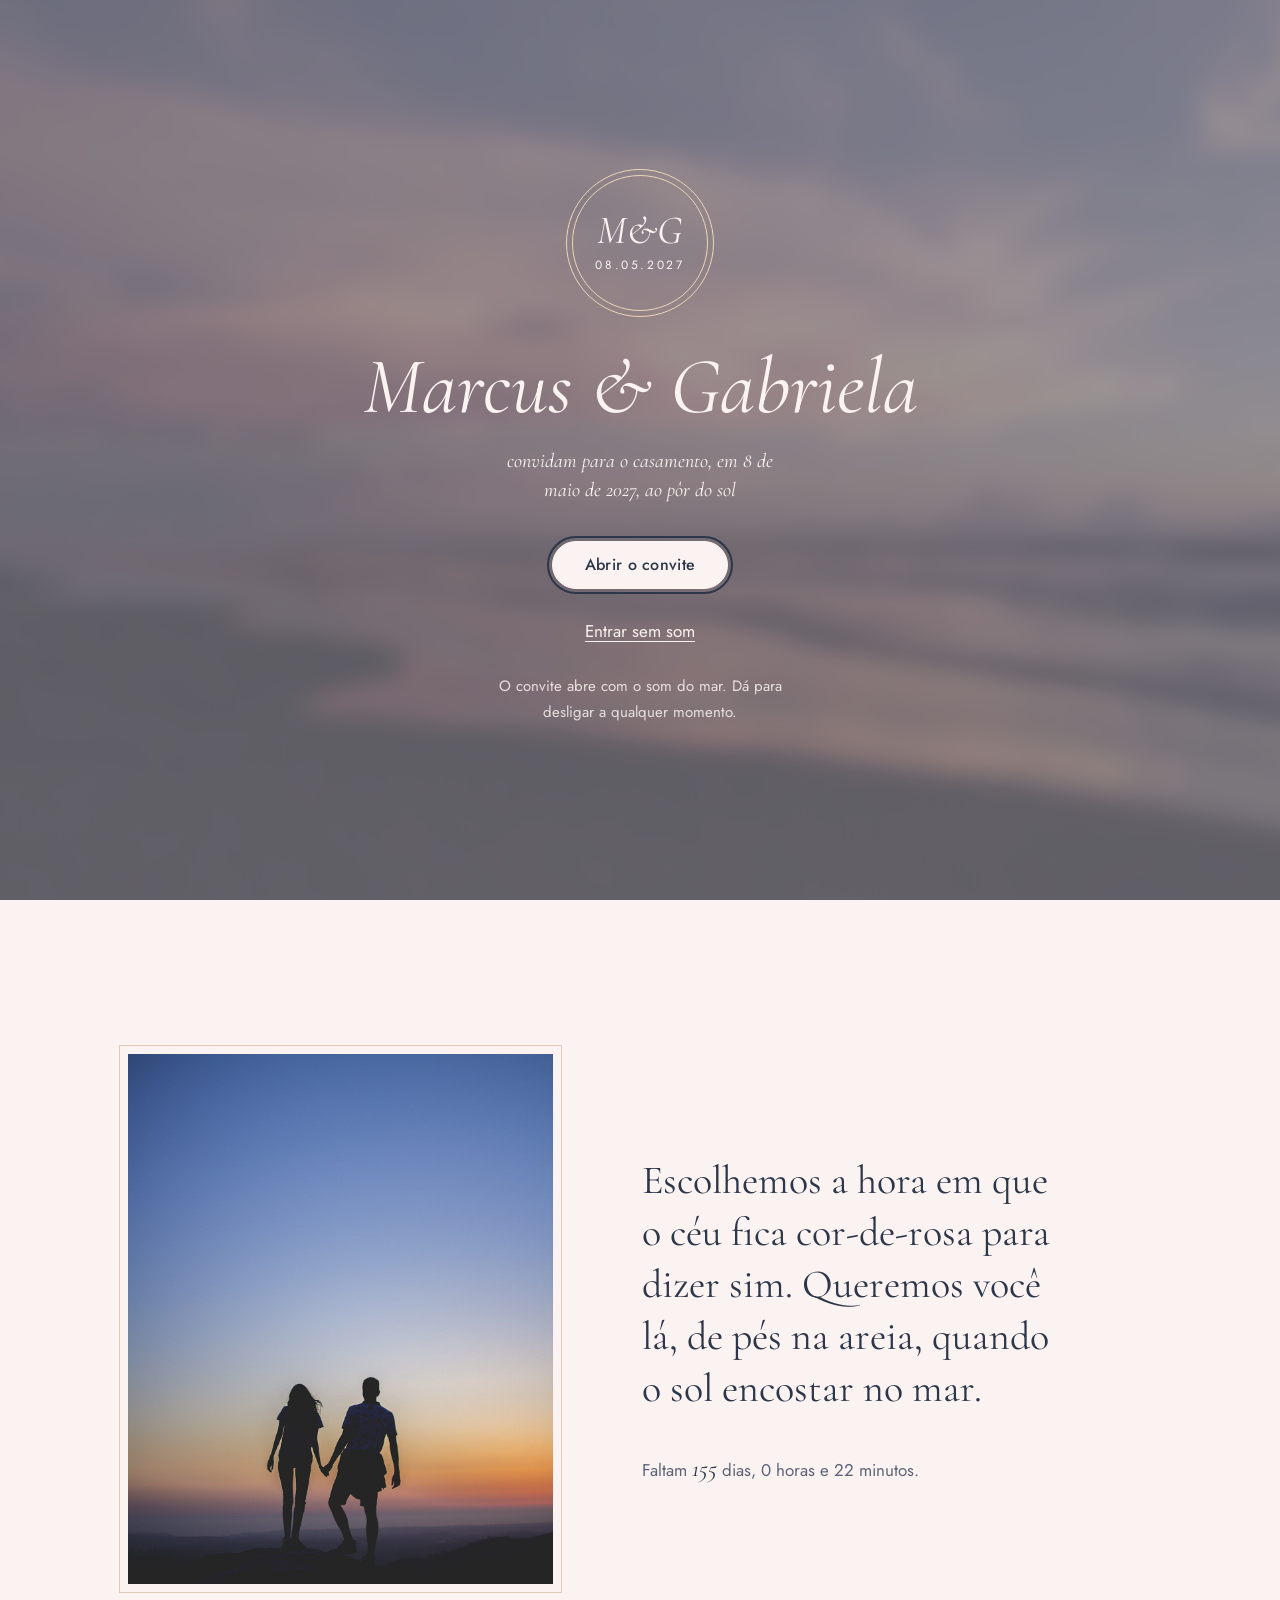
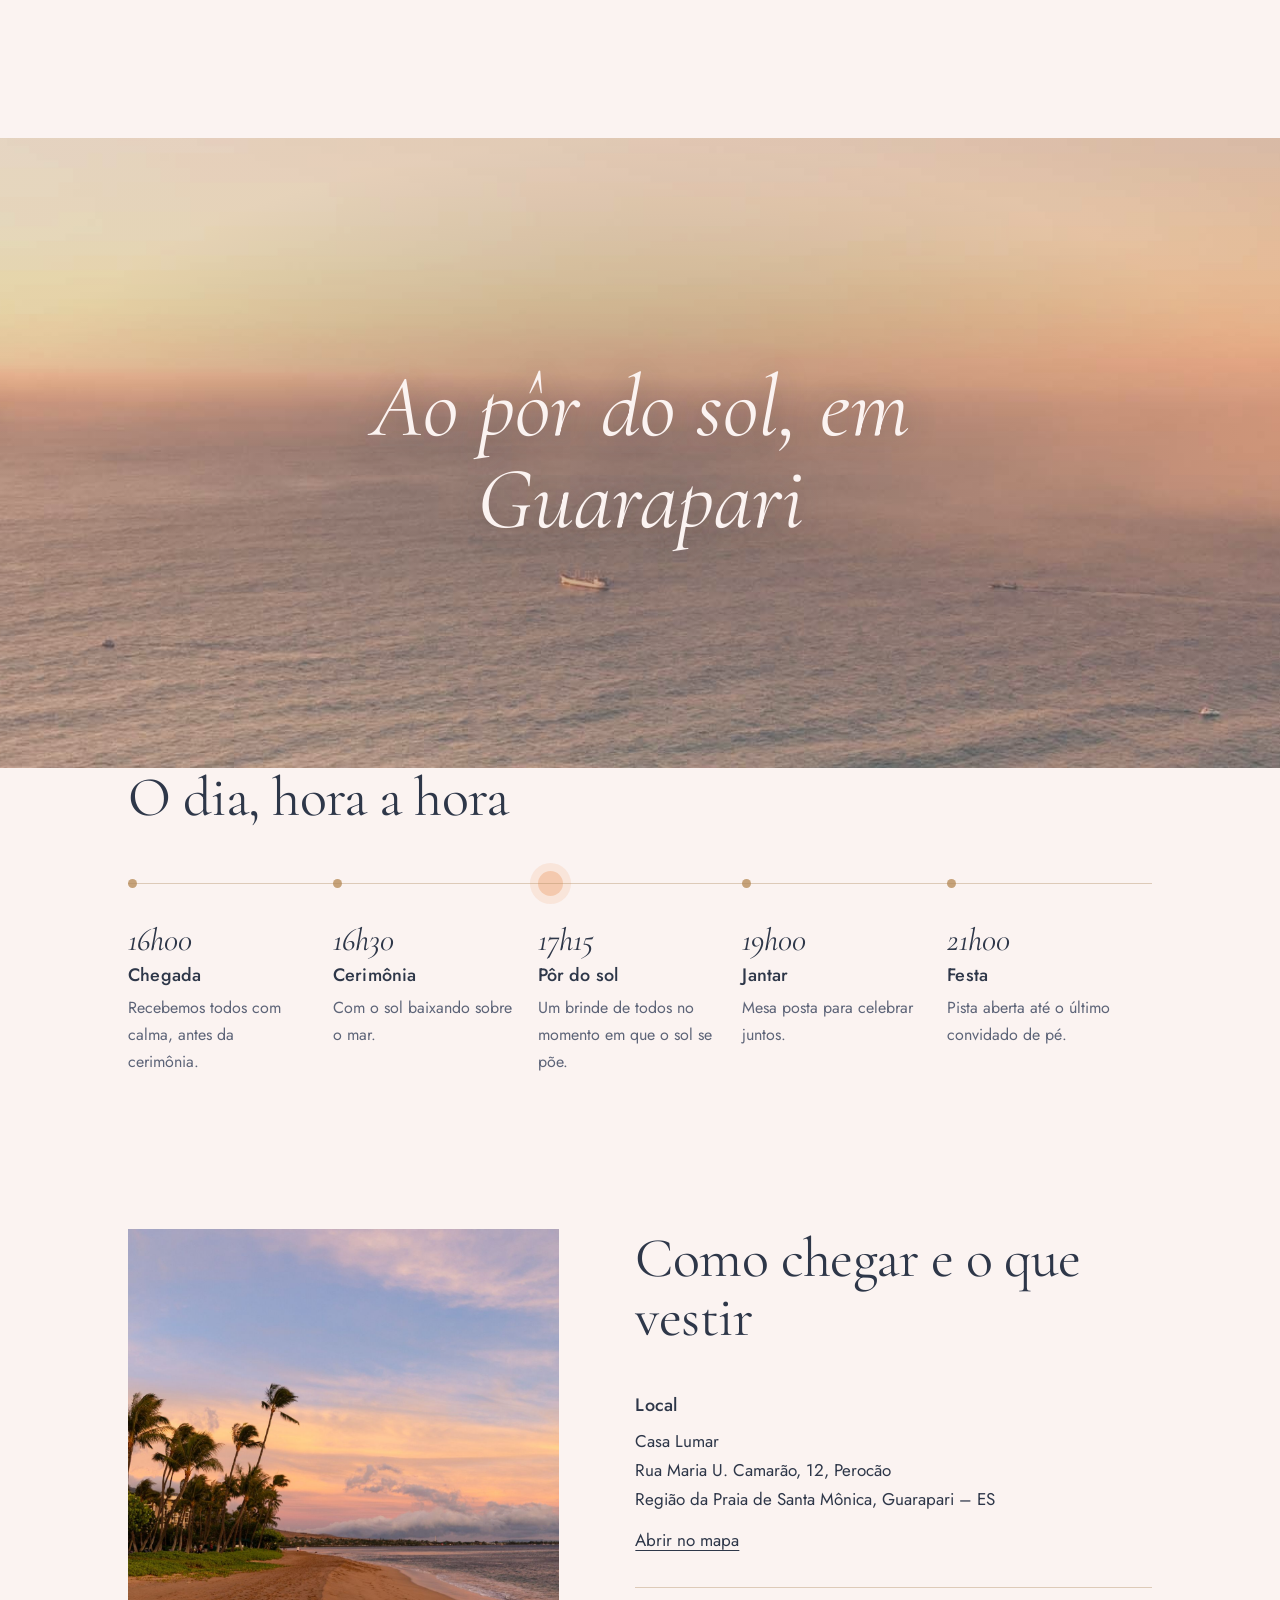
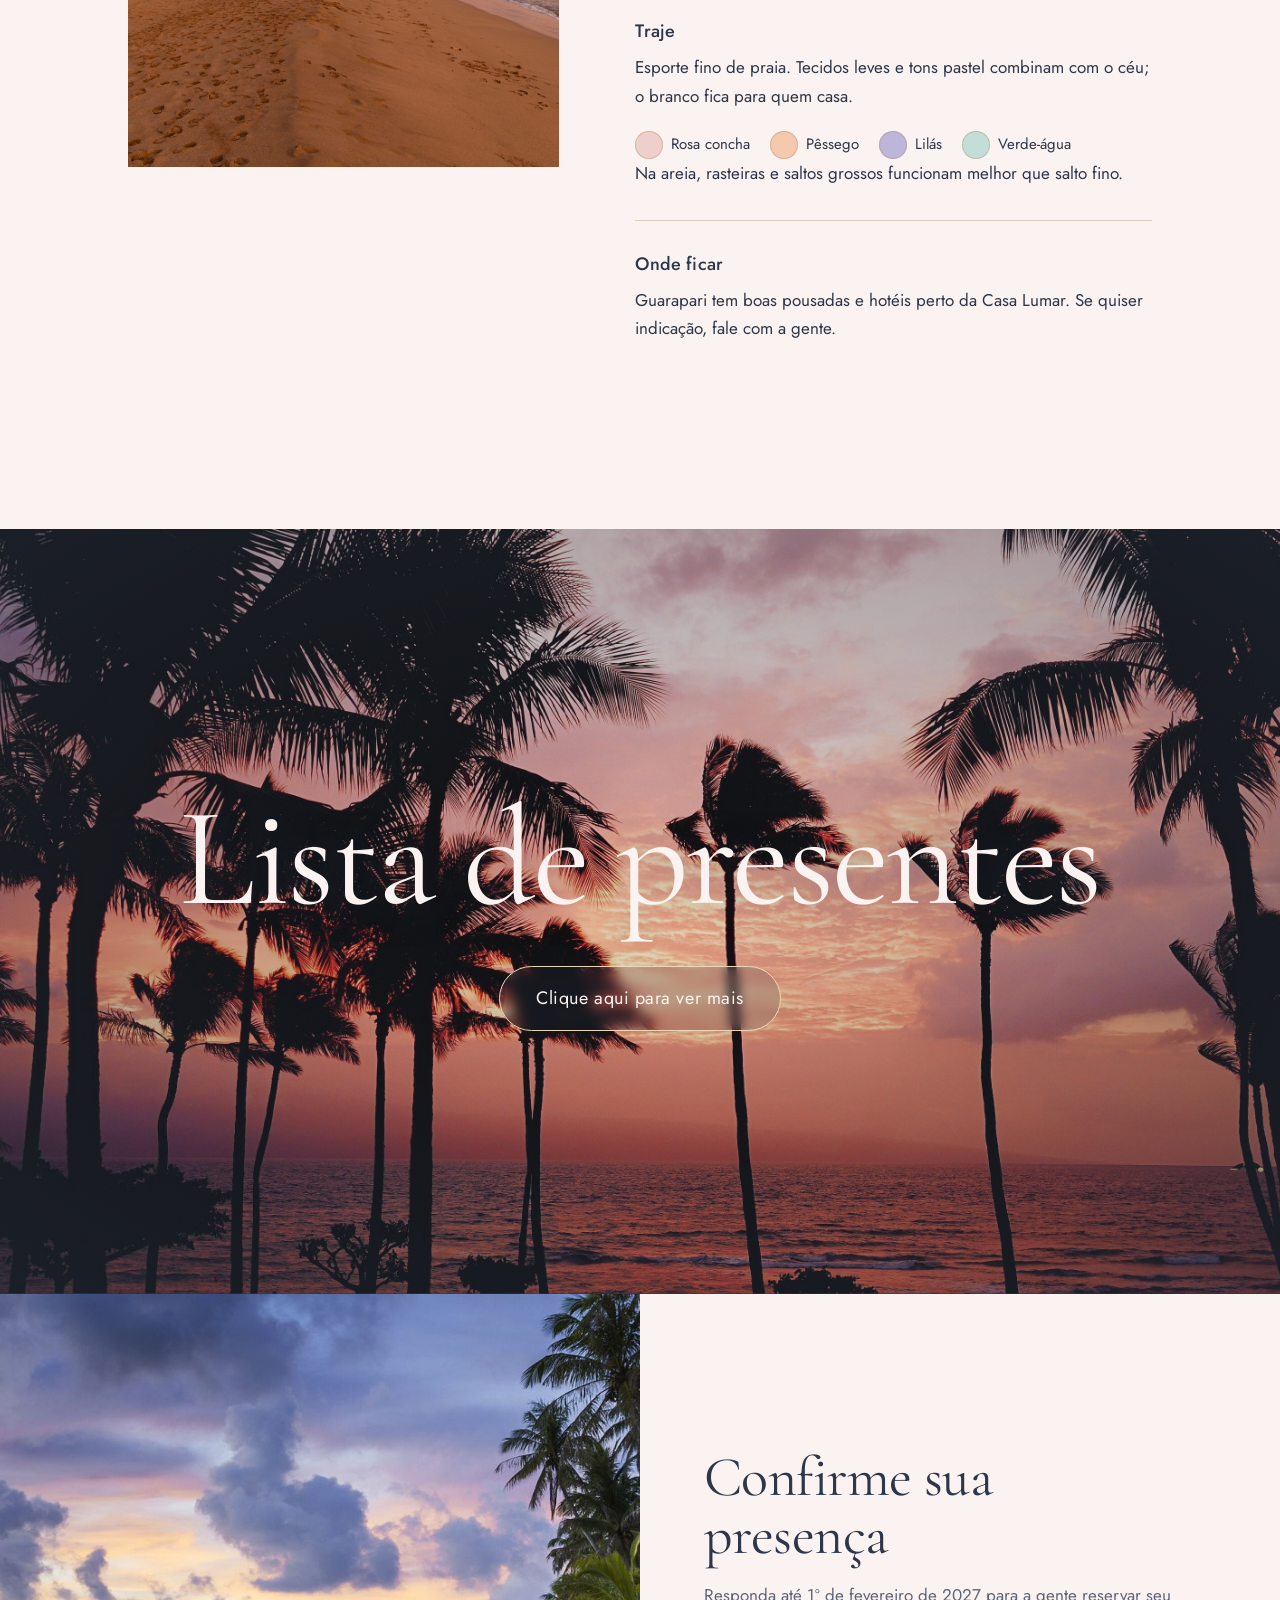
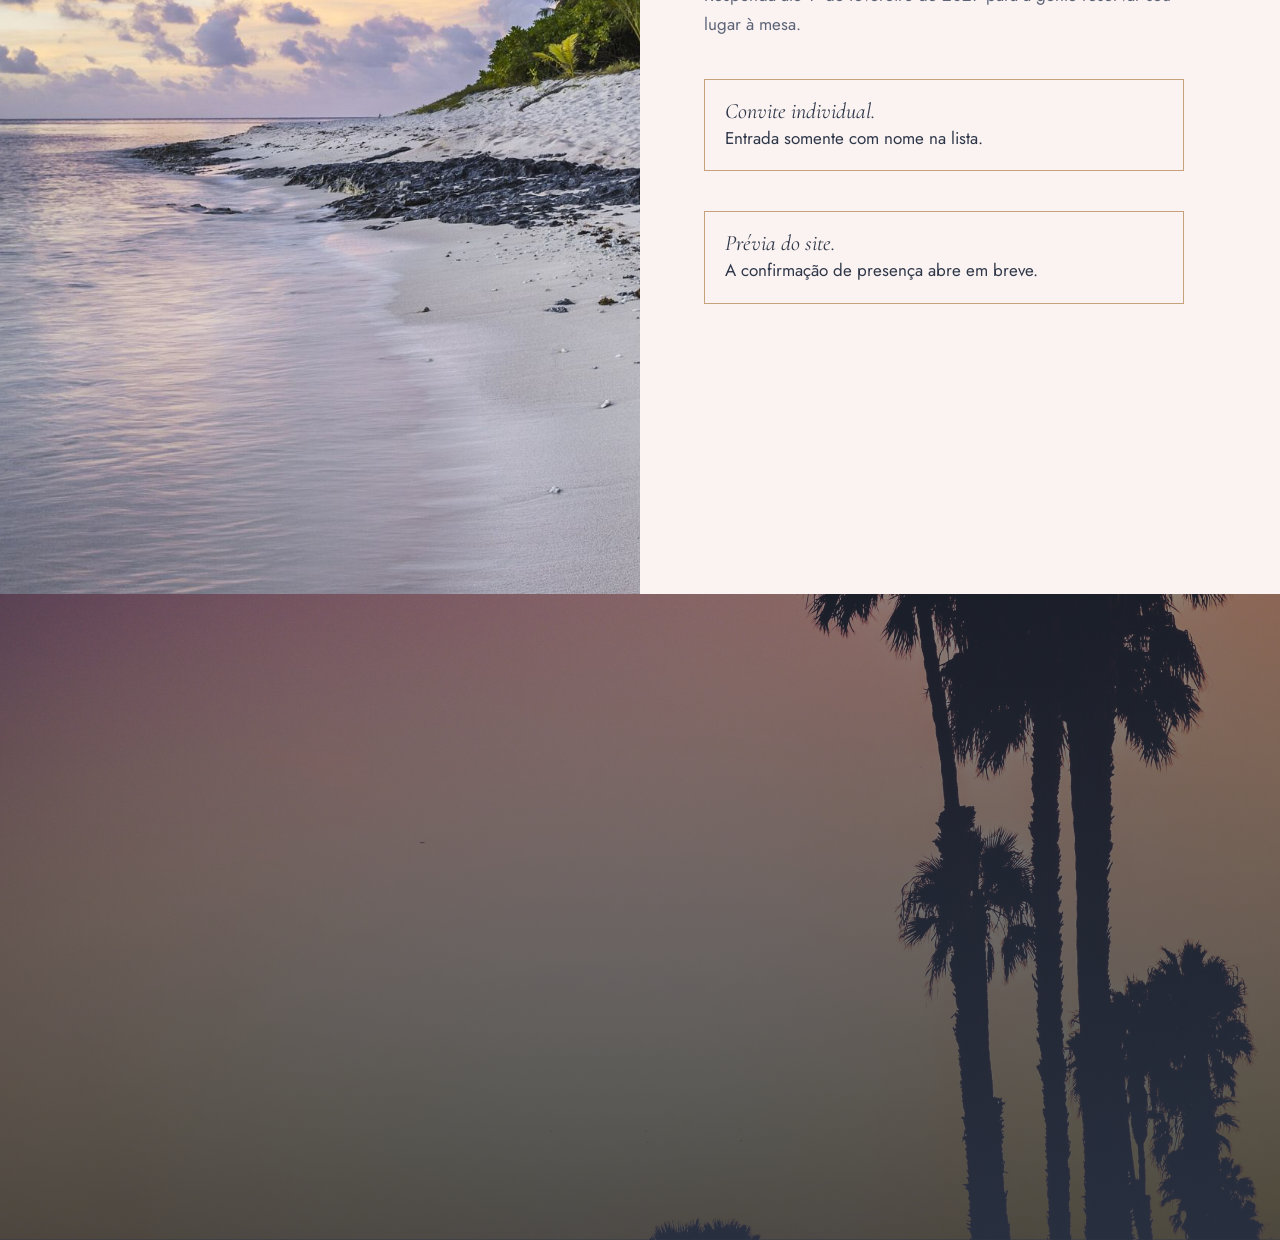
<file: index.html>
<!doctype html>
<html lang="pt-BR">
<head>
  <meta charset="utf-8">
  <meta name="viewport" content="width=device-width, initial-scale=1">
  <meta name="robots" content="noindex, nofollow">
  <link rel="icon" href="data:image/svg+xml,%3Csvg xmlns='http://www.w3.org/2000/svg' viewBox='0 0 32 32'%3E%3Ccircle cx='16' cy='16' r='13' fill='%23f4c9ae'/%3E%3C/svg%3E">
  <title>Marcus &amp; Gabriela, 8 de maio de 2027</title>
  <meta name="description" content="Casamento de Marcus e Gabriela na Casa Lumar, em Guarapari, ao pôr do sol. Confirme sua presença, veja a lista de presentes e as informações do dia.">
  <link rel="preconnect" href="https://fonts.googleapis.com">
  <link rel="preconnect" href="https://fonts.gstatic.com" crossorigin>
  <link rel="stylesheet" href="https://fonts.googleapis.com/css2?family=Cormorant+Garamond:ital,wght@0,400;0,500;0,600;1,400;1,500&family=Jost:wght@300;400;500&display=swap">
  <link rel="stylesheet" href="assets/css/base.css">
  <link rel="stylesheet" href="assets/css/mare-rosa.css">
  <link rel="stylesheet" href="assets/css/mare-rosa-presenca.css">
  <link rel="stylesheet" href="assets/css/mare-rosa-efeitos.css">
  <script src="assets/js/wedding-config.js" defer></script>
  <script src="assets/js/ocean-sound.js" defer></script>
  <script src="assets/js/countdown.js" defer></script>
  <script src="assets/js/guest-search.js" defer></script>
  <script src="assets/js/rsvp-form.js" defer></script>
  <script src="assets/js/sticky-topbar.js" defer></script>
  <script src="assets/js/scroll-effects.js" defer></script>
  <script src="assets/js/site.js" defer></script>
</head>
<body>
  <a class="skip-link" href="#conteudo">Pular para o conteúdo</a>

  <div class="intro" data-intro data-intro-exit-ms="1300" role="dialog" aria-modal="true" aria-labelledby="intro-title">
    <div class="intro__photo" aria-hidden="true"></div>
    <div class="intro__content">
      <div class="crest" aria-hidden="true">
        <span class="crest__letters">M&amp;G</span>
        <span class="crest__date">08.05.2027</span>
      </div>
      <p class="intro__names" id="intro-title">Marcus &amp; Gabriela</p>
      <p class="intro__date">convidam para o casamento, em 8 de maio de 2027, ao pôr do sol</p>
      <button class="button button--light" type="button" data-ocean-start autofocus>Abrir o convite</button>
      <button class="text-button" type="button" data-enter-silent>Entrar sem som</button>
      <p class="intro__hint">O convite abre com o som do mar. Dá para desligar a qualquer momento.</p>
    </div>
  </div>

  <div class="topbar" data-sticky-topbar>
    <a class="topbar__monogram" href="#conteudo">M &amp; G</a>
    <nav aria-label="Seções">
      <ul>
        <li><a href="#o-dia">O dia</a></li>
        <li><a href="#informacoes">Informações</a></li>
        <li><a href="presentes.html">Presentes</a></li>
        <li><a href="#confirmar">Confirmar presença</a></li>
      </ul>
    </nav>
  </div>

  <main id="conteudo" tabindex="-1">
    <header class="hero">
      <img class="hero__photo" src="assets/img/ceu-rosa-ondas.jpg" alt="Ondas chegando na areia sob um céu rosa e lilás ao entardecer">
      <div class="hero__wash" aria-hidden="true"></div>
      <div class="hero__content">
        <h1 class="hero__names"><span>Marcus</span><span><span class="hero__amp">&amp;</span> Gabriela</span></h1>
        <div class="hero__details">
          <p>Sábado, 8 de maio de 2027</p>
          <p>Cerimônia às 16h30, na Casa Lumar, em Guarapari</p>
        </div>
      </div>
    </header>

    <section class="invite container" aria-label="Convite">
      <figure class="invite__photo" data-reveal>
        <img src="assets/img/casal-praia-entardecer.jpg" alt="Casal de mãos dadas na praia ao entardecer, em silhueta" loading="lazy">
      </figure>
      <div class="invite__text" data-reveal style="--reveal-delay: .2s">
        <p class="invite__lead">Escolhemos a hora em que o céu fica cor-de-rosa para dizer sim. Queremos você lá, de pés na areia, quando o sol encostar no mar.</p>
        <p class="invite__countdown" data-countdown>
          <span data-countdown-running>Faltam <strong data-countdown-days>…</strong> dias, <span data-countdown-hours>…</span> horas e <span data-countdown-minutes>…</span> minutos.</span>
          <span data-countdown-done hidden>Chegou o dia.</span>
        </p>
      </div>
    </section>

    <div class="band">
      <img class="parallax-media" src="assets/img/fundo-horizonte-pessego.jpg" alt="" loading="lazy" data-parallax="0.15">
      <p class="band__text" data-reveal>Ao pôr do sol, em Guarapari</p>
    </div>

    <section class="day container" id="o-dia" aria-labelledby="o-dia-title">
      <h2 id="o-dia-title" data-reveal>O dia, hora a hora</h2>
      <ol class="day__timeline" data-reveal>
        <li data-reveal style="--reveal-delay: .3s"><time>16h00</time><h3>Chegada</h3><p>Recebemos todos com calma, antes da cerimônia.</p></li>
        <li data-reveal style="--reveal-delay: .5s"><time>16h30</time><h3>Cerimônia</h3><p>Com o sol baixando sobre o mar.</p></li>
        <li class="is-sunset" data-reveal style="--reveal-delay: .7s"><time>17h15</time><h3>Pôr do sol</h3><p>Um brinde de todos no momento em que o sol se põe.</p></li>
        <li data-reveal style="--reveal-delay: .9s"><time>19h00</time><h3>Jantar</h3><p>Mesa posta para celebrar juntos.</p></li>
        <li data-reveal style="--reveal-delay: 1.1s"><time>21h00</time><h3>Festa</h3><p>Pista aberta até o último convidado de pé.</p></li>
      </ol>
    </section>

    <section class="details container" id="informacoes" aria-labelledby="informacoes-title">
      <figure class="details__media" data-reveal="zoom">
        <img src="assets/img/kaanapali-hora-dourada.jpg" alt="Praia com coqueiros e céu pastel no fim da tarde" loading="lazy">
      </figure>
      <div>
        <h2 id="informacoes-title" data-reveal>Como chegar e o que vestir</h2>
        <div class="details__block" data-reveal>
          <h3>Local</h3>
          <address>
            Casa Lumar<br>
            Rua Maria U. Camarão, 12, Perocão<br>
            Região da Praia de Santa Mônica, Guarapari – ES
          </address>
          <p><a href="https://www.google.com/maps/search/?api=1&amp;query=Rua%20Maria%20U.%20Camar%C3%A3o%2C%2012%2C%20Peroc%C3%A3o%2C%20Guarapari%20-%20ES" target="_blank" rel="noopener">Abrir no mapa</a></p>
        </div>
        <div class="details__block" data-reveal>
          <h3>Traje</h3>
          <p>Esporte fino de praia. Tecidos leves e tons pastel combinam com o céu; o branco fica para quem casa.</p>
          <ul class="swatches" aria-label="Cores sugeridas">
            <li style="--swatch: #efcfcb">Rosa concha</li>
            <li style="--swatch: #f4c9ae">Pêssego</li>
            <li style="--swatch: #bdb5da">Lilás</li>
            <li style="--swatch: #c3ded8">Verde-água</li>
          </ul>
          <p>Na areia, rasteiras e saltos grossos funcionam melhor que salto fino.</p>
        </div>
        <div class="details__block" data-reveal>
          <h3>Onde ficar</h3>
          <p>Guarapari tem boas pousadas e hotéis perto da Casa Lumar. Se quiser indicação, fale com a gente.</p>
        </div>
      </div>
    </section>

    <section class="gifts-teaser" id="presentes" aria-labelledby="presentes-title">
      <img class="parallax-media" src="assets/img/fundo-coqueiros-rosa.jpg" alt="" loading="lazy" data-parallax="0.15">
      <div class="gifts-teaser__content">
        <h2 id="presentes-title" data-reveal>Lista de presentes</h2>
        <a href="presentes.html" data-reveal style="--reveal-delay: .3s">Clique aqui para ver mais</a>
      </div>
    </section>

    <section class="rsvp" id="confirmar" aria-labelledby="confirmar-title" data-rsvp>
      <div class="rsvp__photo">
        <img class="parallax-media" src="assets/img/fundo-praia-lilas.jpg" alt="" loading="lazy" data-parallax="0.12">
      </div>
      <div class="rsvp__panel">
        <h2 id="confirmar-title">Confirme sua presença</h2>
        <p>Responda até 1º de fevereiro de 2027 para a gente reservar seu lugar à mesa.</p>
        <p class="rsvp__notice"><strong>Convite individual.</strong> Entrada somente com nome na lista.</p>
        <form data-rsvp-form>
          <div class="field guest-search" data-guest-search>
            <label for="nome">Seu nome</label>
            <input id="nome" type="text" autocomplete="off" spellcheck="false" maxlength="120" role="combobox" aria-autocomplete="list" aria-expanded="false" aria-controls="nome-opcoes" aria-describedby="nome-ajuda nome-erro" data-guest-search-input>
            <ul class="guest-search__options" id="nome-opcoes" role="listbox" aria-label="Nomes na lista de convidados" hidden data-guest-search-options></ul>
            <p class="field__hint" id="nome-ajuda">Digite pelo menos 3 letras e escolha seu nome na lista.</p>
            <p class="guest-search__status" role="status" aria-live="polite" data-guest-search-status></p>
            <input type="hidden" name="guestId" data-guest-id>
            <p class="field__error" id="nome-erro" data-error-for="guestId"></p>
          </div>
          <div data-rsvp-details hidden>
            <fieldset class="field" aria-describedby="presenca-erro">
              <legend>Você vem?</legend>
              <div class="choice-group">
                <label class="choice"><input type="radio" name="attending" value="yes"><span>Sim, estarei lá</span></label>
                <label class="choice"><input type="radio" name="attending" value="no"><span>Não vou conseguir ir</span></label>
              </div>
              <p class="field__error" id="presenca-erro" data-error-for="attending"></p>
            </fieldset>
            <div class="field">
              <label for="whatsapp">WhatsApp</label>
              <input id="whatsapp" name="phone" type="tel" inputmode="tel" autocomplete="tel" maxlength="20" aria-describedby="whatsapp-erro">
              <p class="field__error" id="whatsapp-erro" data-error-for="phone"></p>
            </div>
            <div class="field">
              <label for="recado">Recado para os noivos (opcional)</label>
              <textarea id="recado" name="message" rows="3" maxlength="500" aria-describedby="recado-erro"></textarea>
              <p class="field__error" id="recado-erro" data-error-for="message"></p>
            </div>
            <button class="button" type="submit">Enviar resposta</button>
          </div>
          <p class="form-status" data-rsvp-status role="status" aria-live="polite"></p>
        </form>
        <p class="rsvp__notice" data-rsvp-preview hidden><strong>Prévia do site.</strong> A confirmação de presença abre em breve.</p>
        <div class="rsvp__success" data-rsvp-success hidden tabindex="-1">
          <h3>Obrigado, <span data-rsvp-success-name></span>.</h3>
          <p data-rsvp-success-yes>Presença confirmada. Nos vemos em Guarapari, ao pôr do sol.</p>
          <p data-rsvp-success-no hidden>Recebemos sua resposta. Vamos sentir sua falta e brindar por você.</p>
        </div>
      </div>
    </section>
  </main>

  <footer class="footer">
    <img class="parallax-media" src="assets/img/fundo-coqueiros-entardecer.jpg" alt="" loading="lazy" data-parallax="0.15">
    <div class="footer__content" data-reveal>
      <div class="crest crest--footer" aria-hidden="true">
        <span class="crest__letters">M&amp;G</span>
        <span class="crest__date">08.05.2027</span>
      </div>
      <p class="footer__names">Marcus &amp; Gabriela</p>
      <p>8 de maio de 2027, Casa Lumar, Guarapari</p>
      <p class="footer__credits">Fotos e som com licença aberta. <a href="CREDITS.md">Ver créditos</a></p>
    </div>
  </footer>

  <button class="sound-toggle" type="button" data-ocean-toggle aria-pressed="false" aria-label="Ligar som do mar">
    <svg class="sound-toggle__icon" viewBox="0 0 24 24" aria-hidden="true"><path d="M2 12c2.5-3.5 5-3.5 7.5 0s5 3.5 7.5 0 3.5-3 5-1.5"/></svg>
    <span data-ocean-label>Som desligado</span>
  </button>
</body>
</html>
</file>
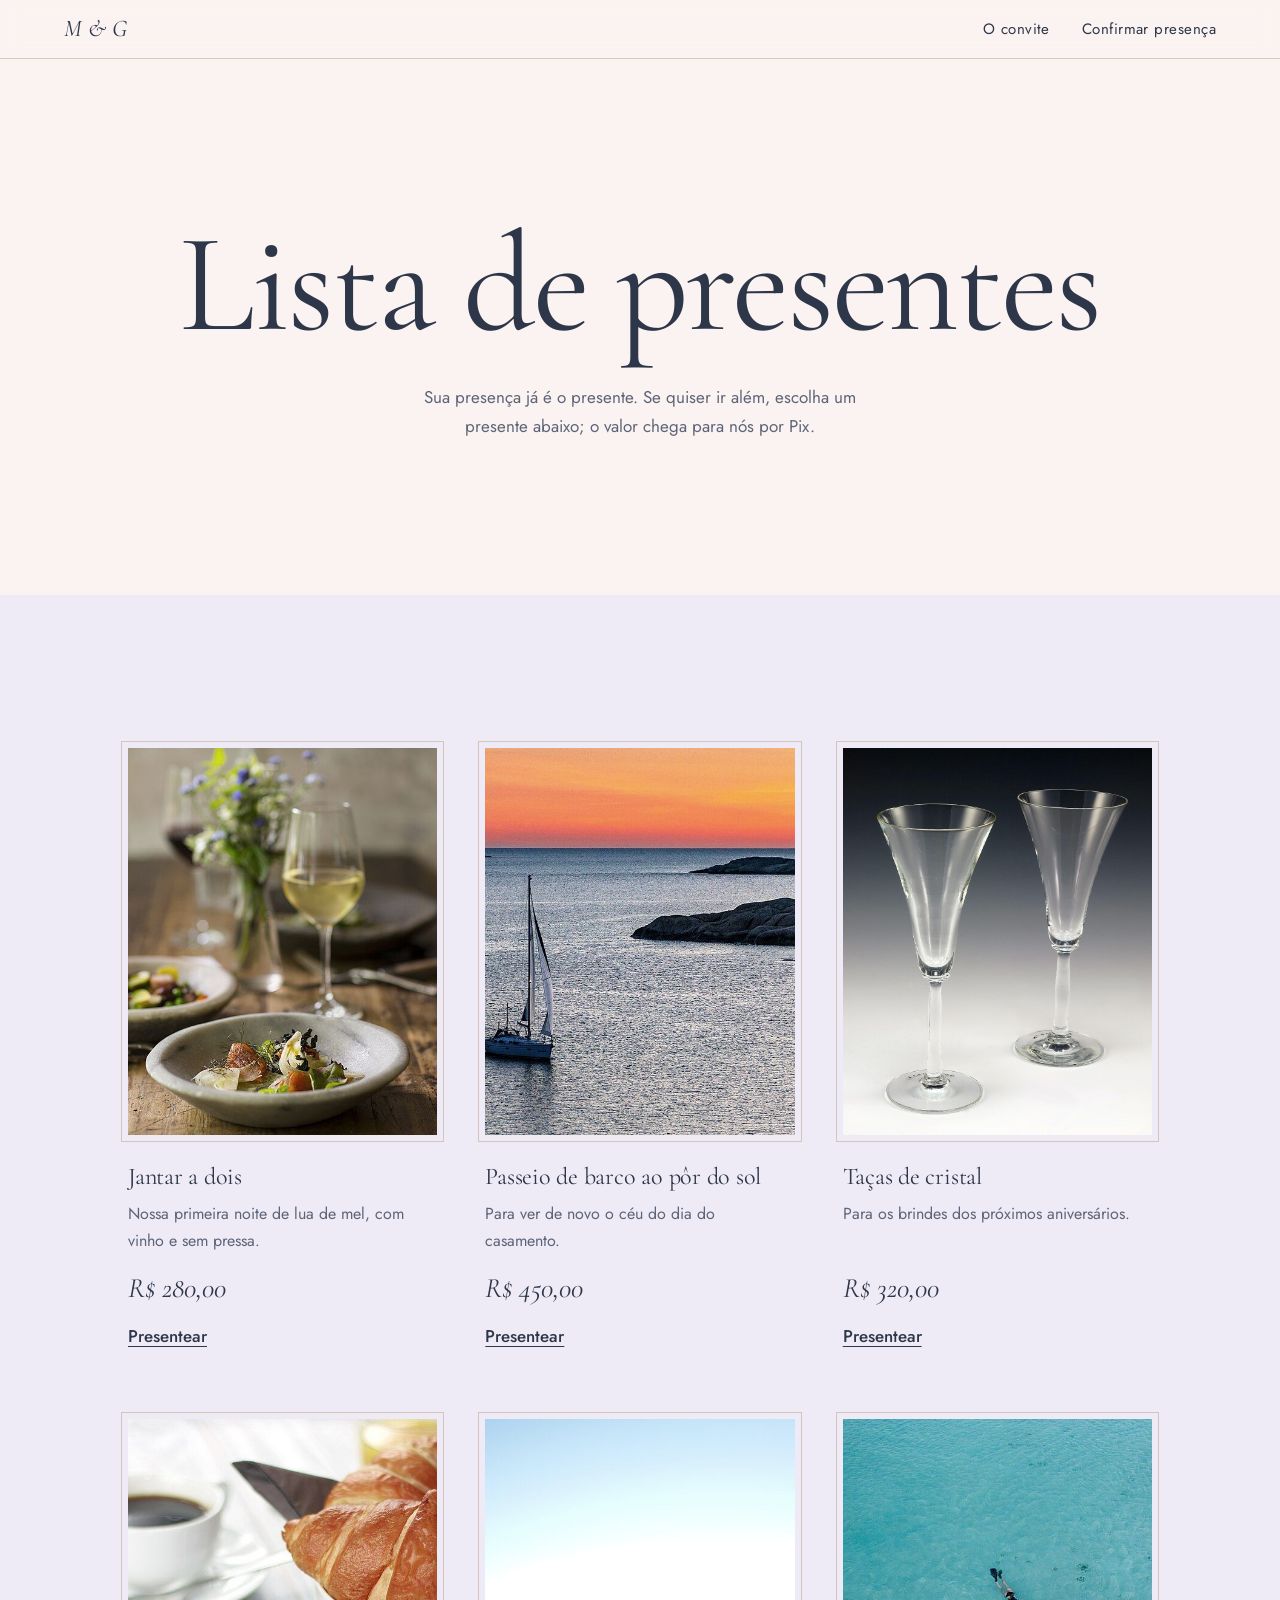
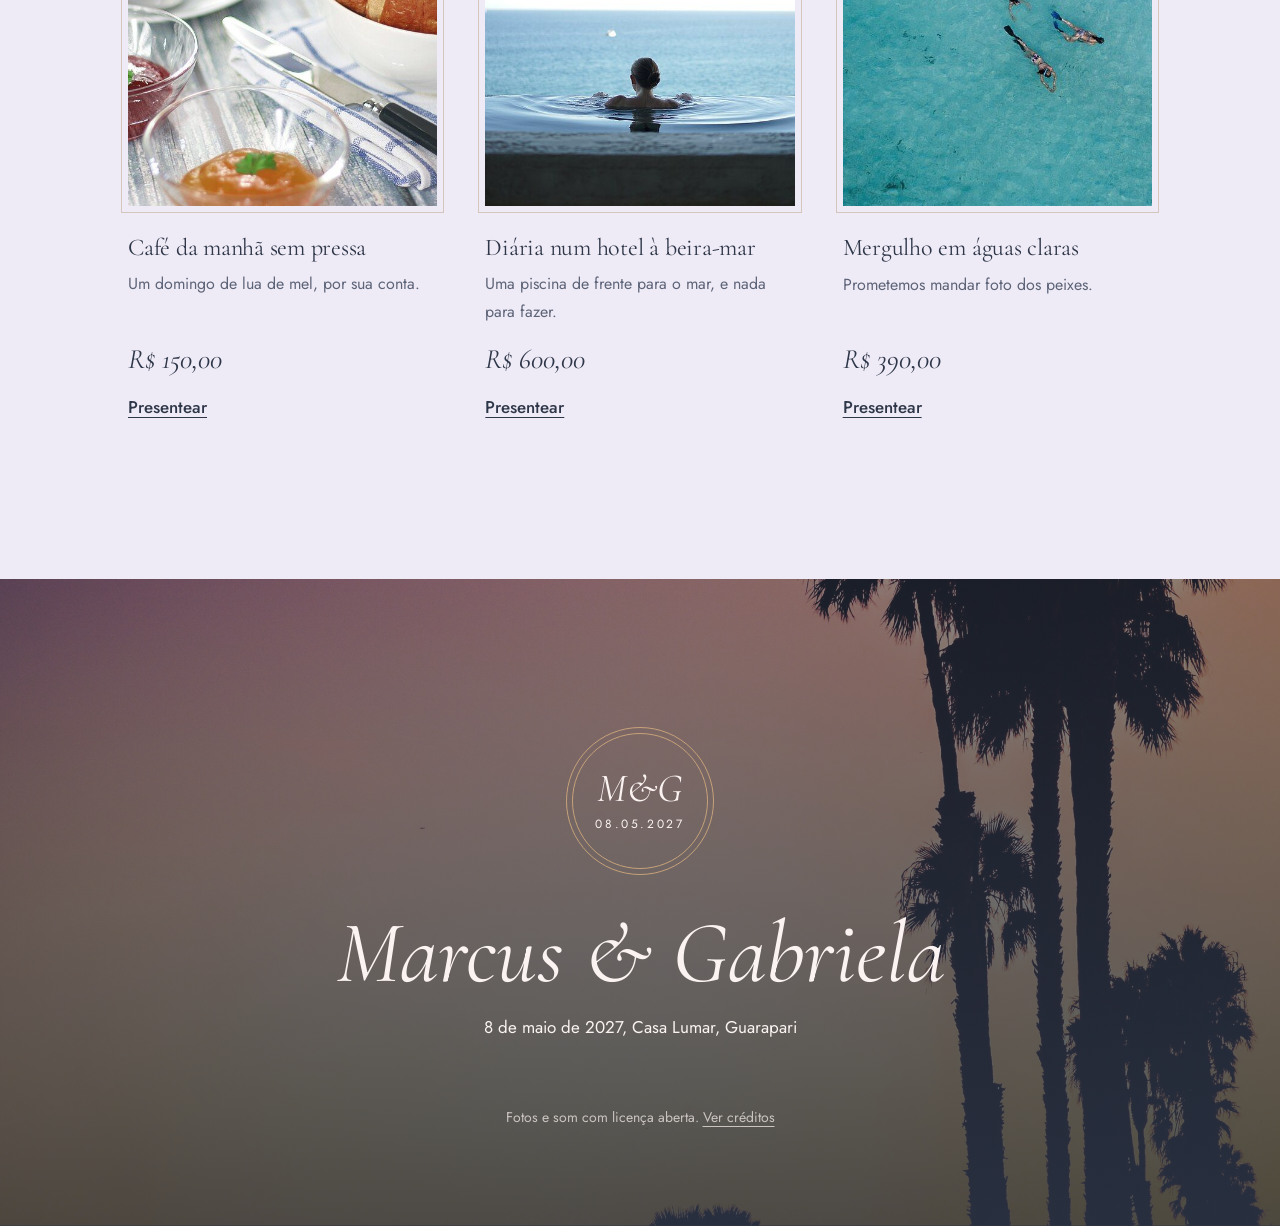
<file: presentes.html>
<!doctype html>
<html lang="pt-BR">
<head>
  <meta charset="utf-8">
  <meta name="viewport" content="width=device-width, initial-scale=1">
  <meta name="robots" content="noindex, nofollow">
  <link rel="icon" href="data:image/svg+xml,%3Csvg xmlns='http://www.w3.org/2000/svg' viewBox='0 0 32 32'%3E%3Ccircle cx='16' cy='16' r='13' fill='%23f4c9ae'/%3E%3C/svg%3E">
  <title>Lista de presentes, Marcus &amp; Gabriela</title>
  <meta name="description" content="Lista de presentes do casamento de Marcus e Gabriela, 8 de maio de 2027. Presenteie por Pix.">
  <link rel="preconnect" href="https://fonts.googleapis.com">
  <link rel="preconnect" href="https://fonts.gstatic.com" crossorigin>
  <link rel="stylesheet" href="https://fonts.googleapis.com/css2?family=Cormorant+Garamond:ital,wght@0,400;0,500;0,600;1,400;1,500&family=Jost:wght@300;400;500&display=swap">
  <link rel="stylesheet" href="assets/css/base.css">
  <link rel="stylesheet" href="assets/css/mare-rosa.css">
  <link rel="stylesheet" href="assets/css/mare-rosa-presentes.css">
  <link rel="stylesheet" href="assets/css/mare-rosa-efeitos.css">
  <script src="assets/js/wedding-config.js" defer></script>
  <script src="assets/js/gift-list.js" defer></script>
  <script src="assets/js/scroll-effects.js" defer></script>
  <script src="assets/js/site.js" defer></script>
</head>
<body class="is-entered">
  <a class="skip-link" href="#conteudo">Pular para o conteúdo</a>

  <div class="topbar is-solid">
    <a class="topbar__monogram" href="index.html">M &amp; G</a>
    <nav aria-label="Seções">
      <ul>
        <li><a href="index.html">O convite</a></li>
        <li><a href="index.html#confirmar">Confirmar presença</a></li>
      </ul>
    </nav>
  </div>

  <main id="conteudo" tabindex="-1">
    <header class="gifts-page-header">
      <h1 data-reveal>Lista de presentes</h1>
      <p>Sua presença já é o presente. Se quiser ir além, escolha um presente abaixo; o valor chega para nós por Pix.</p>
    </header>

    <section class="gifts" aria-label="Presentes">
      <div class="container">
        <p class="gifts__status" data-gift-status role="status" aria-live="polite"></p>
        <ul class="gifts__list" data-gift-list></ul>
        <template data-gift-template>
          <li class="gift">
            <img class="gift__image" data-gift-field="image" alt="" loading="lazy" decoding="async">
            <h2 class="gift__title" data-gift-field="title"></h2>
            <p class="gift__description" data-gift-field="description"></p>
            <p class="gift__price" data-gift-field="price"></p>
            <button class="text-button" type="button" data-gift-select>Presentear</button>
          </li>
        </template>
      </div>
    </section>
  </main>

  <footer class="footer">
    <img class="parallax-media" src="assets/img/fundo-coqueiros-entardecer.jpg" alt="" loading="lazy" data-parallax="0.15">
    <div class="footer__content" data-reveal>
      <div class="crest crest--footer" aria-hidden="true">
        <span class="crest__letters">M&amp;G</span>
        <span class="crest__date">08.05.2027</span>
      </div>
      <p class="footer__names">Marcus &amp; Gabriela</p>
      <p>8 de maio de 2027, Casa Lumar, Guarapari</p>
      <p class="footer__credits">Fotos e som com licença aberta. <a href="CREDITS.md">Ver créditos</a></p>
    </div>
  </footer>

  <dialog class="pix-dialog" data-gift-dialog aria-labelledby="pix-titulo">
    <img class="pix-dialog__image" data-gift-dialog-image alt="">
    <h2 id="pix-titulo"><span data-gift-dialog-title></span></h2>
    <p class="pix-dialog__price" data-gift-dialog-price></p>
    <p>Faça um Pix para a chave abaixo, em nome de <span data-pix-holder></span>.</p>
    <p class="pix-dialog__key"><code data-pix-key></code></p>
    <button class="button" type="button" data-copy-pix>Copiar chave Pix</button>
    <p class="pix-dialog__status" data-copy-status role="status"></p>
    <button class="pix-dialog__close" type="button" data-dialog-close aria-label="Fechar">×</button>
  </dialog>
</body>
</html>
</file>
<file: assets/css/mare-rosa.css>
/*
 * Maré Rosa: editorial, fotografia em tela cheia, Cormorant Garamond + Jost (ADR-0011).
 * O dourado champanhe aparece só em filetes (linhas, anéis, marcadores), nunca em texto:
 * é o que dá o acabamento de papelaria fina sem competir com os tons pastel.
 */

:root {
  --shell: #fbf3f1;
  --blush: #efcfcb;
  --apricot: #f4c9ae;
  --lilac: #bdb5da;
  --lilac-wash: #efebf6;
  --seafoam: #c3ded8;
  --tide: #2e3749;
  --tide-soft: #5d6478;
  --champagne: #c6a27a;
  --champagne-light: #ead6b8;
  --line: rgba(176, 140, 98, .4);
  --grain: url("data:image/svg+xml,%3Csvg xmlns='http://www.w3.org/2000/svg' width='180' height='180'%3E%3Cfilter id='n'%3E%3CfeTurbulence type='fractalNoise' baseFrequency='.85' numOctaves='2' stitchTiles='stitch'/%3E%3C/filter%3E%3Crect width='100%25' height='100%25' filter='url(%23n)'/%3E%3C/svg%3E");
  --font-display: 'Cormorant Garamond', 'Garamond', serif;
  --font-text: 'Jost', 'Futura', sans-serif;
  --gutter: clamp(1.25rem, 5vw, 4rem);
  --section-space: clamp(5rem, 12vw, 10rem);
}

/* Algarismos de altura uniforme: os antigos da Cormorant deixam horários e valores miúdos. */
body { background: var(--shell); color: var(--tide); font: 400 1.0625rem/1.7 var(--font-text); font-variant-numeric: lining-nums; }

.container { width: min(72rem, 100%); margin-inline: auto; padding-inline: var(--gutter); }

h2 { font: 400 clamp(2.25rem, 5vw, 3.5rem)/1.05 var(--font-display); letter-spacing: -.01em; }

h3 { font: 500 1.125rem/1.3 var(--font-text); letter-spacing: .01em; }

a { color: inherit; text-underline-offset: .25em; text-decoration-thickness: 1px; }

.button {
  display: inline-flex;
  justify-content: center;
  padding: .95rem 2rem;
  border: 1px solid var(--tide);
  border-radius: 999px;
  background: var(--tide);
  color: var(--shell);
  font: 500 1rem/1 var(--font-text);
  letter-spacing: .02em;
  transition: background .25s, color .25s;
}

.button:hover { background: transparent; color: var(--tide); }

.button--light { background: var(--shell); border-color: var(--shell); color: var(--tide); }

.button--light:hover { background: transparent; color: var(--shell); }

.text-button { border: 0; background: none; padding: .5rem; text-decoration: underline; text-underline-offset: .25em; }

/* Abertura: o convite recua para cima como a maré, revelando a praia. */
.intro { color: var(--shell); text-align: center; clip-path: inset(0 0 0 0); transition: clip-path 1.3s cubic-bezier(.7, 0, .2, 1); }

.is-entered .intro { clip-path: inset(0 0 100% 0); }

.intro__photo { position: absolute; inset: 0; background: url('../img/ceu-rosa-ondas.jpg') center / cover; filter: blur(10px) saturate(.9); transform: scale(1.08); }

.intro__photo::after { content: ''; position: absolute; inset: 0; background: rgba(46, 55, 73, .4) var(--grain); background-blend-mode: overlay; }

.intro__content { position: relative; display: grid; justify-items: center; gap: 1.25rem; padding: var(--gutter); }

.intro__names { margin-top: 1rem; font: italic 400 clamp(2.75rem, 9vw, 5rem)/1 var(--font-display); }

.intro__date { max-width: 30ch; margin-bottom: 1rem; font: italic 400 1.25rem/1.45 var(--font-display); }

.intro__hint { max-width: 32ch; font-size: .9375rem; opacity: .85; }

/* Brasão: anel duplo como o de um lacre de papelaria. */
.crest {
  display: grid;
  place-items: center;
  align-content: center;
  gap: .35rem;
  width: 8.5rem;
  aspect-ratio: 1;
  border: 1px solid var(--champagne-light);
  border-radius: 50%;
  outline: 1px solid var(--champagne-light);
  outline-offset: 5px;
}

.crest__letters { font: italic 400 2.5rem/1 var(--font-display); letter-spacing: .02em; }

.crest__date { font-size: .75rem; letter-spacing: .22em; }

.crest--footer { margin: 0 auto 2.5rem; border-color: var(--champagne); outline-color: var(--champagne); }

/* Topo: transparente sobre a foto, sólido depois dela (sticky-topbar.js). */
.topbar {
  position: fixed;
  inset: 0 0 auto;
  z-index: 15;
  display: flex;
  justify-content: space-between;
  align-items: center;
  padding: 1.5rem var(--gutter);
  color: var(--shell);
  transition: background-color .4s, color .4s, padding .4s, box-shadow .4s;
}

.topbar.is-solid { padding-block: .9rem; background: rgba(251, 243, 241, .92); backdrop-filter: blur(10px); color: var(--tide); box-shadow: 0 1px 0 var(--line); }

/* Links do menu param a seção abaixo do menu fixo, não por baixo dele. */
:where(section, header)[id] { scroll-margin-top: 4.5rem; }

.topbar__monogram { font: italic 400 1.5rem/1 var(--font-display); text-decoration: none; }

.topbar nav ul { display: flex; gap: 2rem; }

.topbar nav a { text-decoration: none; font-size: .9375rem; letter-spacing: .03em; }

.topbar nav a:hover { text-decoration: underline; }

/* Hero */
.hero { position: relative; min-height: 100svh; display: grid; align-items: end; color: var(--shell); overflow: hidden; }

.hero__photo { position: absolute; inset: 0; width: 100%; height: 100%; object-fit: cover; transform-origin: 60% 70%; }

.is-entered .hero__photo { animation: settle 20s cubic-bezier(.2, .6, .2, 1) both; }

@keyframes settle { from { transform: scale(1.12); } }

.hero__wash { position: absolute; inset: 0; background: linear-gradient(to top, rgba(46, 55, 73, .62), rgba(46, 55, 73, 0) 60%); }

/* Grão de filme leve: tira o aspecto digital liso da foto. */
.hero::after { content: ''; position: absolute; inset: 0; background: var(--grain); opacity: .09; mix-blend-mode: overlay; pointer-events: none; }

.hero__content { position: relative; z-index: 1; display: grid; grid-template-columns: 1fr auto; align-items: end; gap: 2rem; padding: 0 var(--gutter) clamp(2rem, 6vw, 4.5rem); }

/* Peso 500: no 400 o traço fino da Cormorant perde força sobre a foto da capa. */
.hero__names { display: grid; font: italic 500 clamp(3.5rem, 13vw, 11.5rem)/.86 var(--font-display); letter-spacing: -.01em; }

.hero__names > span { display: block; }

.hero__names > span:last-child { padding-left: .9em; }

.hero__amp { font-style: italic; font-weight: 400; display: inline; }

.hero__details { max-width: 18rem; margin-bottom: .6rem; padding-top: 1rem; border-top: 1px solid var(--champagne-light); font-size: 1rem; line-height: 1.6; text-align: right; }

.is-entered .hero__names > span { animation: rise 1.6s .6s cubic-bezier(.2, .7, .2, 1) both; }

.is-entered .hero__names > span:last-child { animation-delay: .8s; }

@keyframes rise { from { opacity: 0; transform: translateY(.25em); filter: blur(6px); } }

/* Convite */
.invite { display: grid; grid-template-columns: 5fr 6fr; gap: clamp(2.5rem, 7vw, 7rem); align-items: center; padding-block: var(--section-space); }

.invite__photo img { width: 100%; aspect-ratio: 4 / 5; object-fit: cover; outline: 1px solid var(--line); outline-offset: 8px; }

.invite__lead { max-width: 22ch; font: 400 clamp(1.625rem, 3.4vw, 2.5rem)/1.3 var(--font-display); }

.invite__countdown { margin-top: 2.5rem; color: var(--tide-soft); }

.invite__countdown strong { font: italic 400 1.5rem var(--font-display); color: var(--tide); }

/* O dia */
.day { padding-bottom: var(--section-space); }

.day__timeline { position: relative; display: grid; grid-template-columns: repeat(5, 1fr); margin-top: 3.5rem; border-top: 1px solid var(--line); }

.day__timeline li { position: relative; padding: 2.5rem 1.5rem 0 0; }

.day__timeline li::before { content: ''; position: absolute; top: -5px; left: 0; width: 9px; height: 9px; border-radius: 50%; background: var(--champagne); }

.day__timeline li.is-sunset::before { top: -13px; width: 25px; height: 25px; background: var(--apricot); box-shadow: 0 0 0 8px rgba(244, 201, 174, .35); }

.day__timeline time { display: block; margin-bottom: .5rem; font: italic 400 2rem/1 var(--font-display); }

.day__timeline p { margin-top: .4rem; color: var(--tide-soft); font-size: 1rem; }

/* Informações */
.details { display: grid; grid-template-columns: 5fr 6fr; gap: clamp(2rem, 6vw, 6rem); padding-bottom: var(--section-space); align-items: start; }

.details__media img { width: 100%; aspect-ratio: 4 / 5; object-fit: cover; }

.details__block { padding-block: 2rem; border-bottom: 1px solid var(--line); }

.details__block:last-child { border-bottom: 0; }

.details__block h3 { margin-bottom: .6rem; }

.details__block p + p, .details__block address + p { margin-top: .75rem; }

.details address { font-style: normal; }

.details h2 { margin-bottom: 1rem; }

.swatches { display: flex; flex-wrap: wrap; gap: 1.25rem; margin-top: 1.25rem; font-size: .9375rem; }

.swatches li { display: flex; align-items: center; gap: .5rem; }

.swatches li::before { content: ''; width: 1.75rem; height: 1.75rem; border-radius: 50%; background: var(--swatch); box-shadow: inset 0 0 0 1px var(--line); }

/* Chamada para a página de presentes: só o título grande e o link, sobre a foto dos coqueiros. */
.gifts-teaser { position: relative; display: grid; place-items: center; min-height: 85svh; padding: var(--section-space) var(--gutter); overflow: hidden; background: var(--tide); color: var(--shell); text-align: center; }

.gifts-teaser::after { content: ''; position: absolute; inset: 0; background: radial-gradient(ellipse at center, rgba(46, 55, 73, .1), rgba(46, 55, 73, .45)); }

.gifts-teaser__content { position: relative; z-index: 1; }

.gifts-teaser h2 { font: 400 clamp(3.5rem, 11vw, 9rem)/.95 var(--font-display); letter-spacing: -.02em; text-shadow: 0 2px 40px rgba(46, 55, 73, .4); }

.gifts-teaser a { display: inline-block; margin-top: 2.5rem; padding: 1rem 2.25rem; border: 1px solid var(--champagne-light); border-radius: 999px; background: rgba(46, 55, 73, .18); backdrop-filter: blur(6px); font-size: 1.125rem; letter-spacing: .03em; text-decoration: none; transition: background .3s, color .3s; }

.gifts-teaser a:hover { background: var(--shell); color: var(--tide); }

/* Rodapé sobre a foto do entardecer, escurecida para o texto claro. */
.footer { position: relative; padding: var(--section-space) var(--gutter) 6rem; overflow: hidden; background: var(--tide); color: var(--shell); text-align: center; }

.footer::after { content: ''; position: absolute; inset: 0; background: linear-gradient(rgba(46, 55, 73, .55), rgba(46, 55, 73, .85)); }

.footer__content { position: relative; z-index: 1; }

.footer__names { margin-bottom: 1rem; font: italic 400 clamp(3rem, 8vw, 5.5rem)/1 var(--font-display); }

.footer__credits { margin-top: 4rem; font-size: .875rem; opacity: .7; }

/* Som */
.sound-toggle {
  position: fixed;
  right: 1.25rem;
  bottom: 1.25rem;
  z-index: 20;
  padding: .7rem 1.1rem;
  border: 1px solid var(--line);
  border-radius: 999px;
  background: rgba(251, 243, 241, .88);
  backdrop-filter: blur(8px);
  color: var(--tide);
  font-size: .9375rem;
}

@media (max-width: 56rem) {
  .topbar nav li:not(:last-child) { display: none; }
  .hero__content { grid-template-columns: 1fr; }
  .hero__details { text-align: left; }
  .hero__names > span:last-child { padding-left: .5em; }
  .day__timeline { grid-template-columns: 1fr; border-top: 0; border-left: 1px solid var(--line); margin-left: .5rem; }
  .day__timeline li { padding: 0 0 2.25rem 2rem; }
  .day__timeline li::before { top: .55rem; left: -5px; }
  .day__timeline li.is-sunset::before { left: -13px; top: .2rem; }
  .invite, .details { grid-template-columns: 1fr; }
  .invite__photo img { aspect-ratio: 1; }
}
</file>
<file: assets/css/mare-rosa-presenca.css>
/* Maré Rosa: confirmação de presença por lista de convidados. Tokens em mare-rosa.css. */

/* Presença */
.rsvp { display: grid; grid-template-columns: 1fr 1fr; min-height: 100svh; }

.rsvp__photo { position: relative; overflow: hidden; }

.rsvp__panel { padding: var(--section-space) var(--gutter); max-width: 38rem; }

.rsvp__panel > p { margin: 1rem 0 2.5rem; color: var(--tide-soft); }

/* Aviso de convite individual: moldura champanhe para ser lido antes do formulário. */
.rsvp__panel > .rsvp__notice { margin: 0 0 2.5rem; padding: 1.1rem 1.25rem; border: 1px solid var(--champagne); color: var(--tide); }

.rsvp__notice strong { display: block; font: italic 400 1.375rem/1.2 var(--font-display); }

/* Busca do nome na lista */
.field__hint { font-size: .875rem; color: var(--tide-soft); }

.guest-search__options { margin-top: .25rem; border: 1px solid var(--line); background: #fff; }

.guest-search__options li { padding: .8rem 1rem; cursor: pointer; }

.guest-search__options li + li { border-top: 1px solid var(--line); }

.guest-search__options li:hover, .guest-search__options li.is-active { background: var(--lilac-wash); }

.guest-search__status { min-height: 1.5em; font-size: .9375rem; color: var(--tide-soft); }

.guest-search.is-selected input { border-bottom: 2px solid var(--champagne); }

.guest-search.is-selected .guest-search__status { color: var(--tide); }

.field label, .field legend { font-size: .9375rem; color: var(--tide-soft); padding: 0; }

.field input, .field select, .field textarea {
  padding: .6rem 0;
  border: 0;
  border-bottom: 1px solid var(--tide-soft);
  border-radius: 0;
  background: transparent;
  font-size: 1.0625rem;
}

.field input:focus-visible, .field select:focus-visible, .field textarea:focus-visible { outline: none; border-bottom: 2px solid var(--tide); }

.field [aria-invalid="true"] { border-bottom-color: #a4405a; }

.field__error { color: #a4405a; font-size: .9375rem; }

.choice input { position: absolute; opacity: 0; }

.choice span { padding: .6rem 1.25rem; border: 1px solid var(--tide-soft); border-radius: 999px; transition: background .2s, color .2s; }

.choice input:checked + span { background: var(--tide); border-color: var(--tide); color: var(--shell); }

.choice input:focus-visible + span { outline: 2px solid var(--tide); outline-offset: 3px; }

.form-status { margin-top: 1rem; min-height: 1.7em; color: var(--tide-soft); }

.rsvp__success { padding-top: 2rem; }

.rsvp__success h3 { font: italic 400 2.25rem/1.1 var(--font-display); margin-bottom: 1rem; }

@media (max-width: 56rem) {
  .rsvp { grid-template-columns: 1fr; }
  .rsvp__photo { height: 45vh; }
}
</file>
<file: assets/css/mare-rosa-efeitos.css>
/* Maré Rosa: faixas de foto e efeitos de rolagem (scroll-effects.js). Tokens em mare-rosa.css. */

/* Imagem de fundo com profundidade: maior que o contêiner, desloca com --parallax. */
.parallax-media {
  position: absolute;
  inset: -22% 0 auto;
  width: 100%;
  height: 144%;
  object-fit: cover;
  translate: 0 var(--parallax, 0px);
}

/* Faixa de foto entre seções */
.band { position: relative; display: grid; place-items: center; min-height: 70svh; overflow: hidden; color: var(--shell); text-align: center; }

.band::after { content: ''; position: absolute; inset: 0; background: radial-gradient(ellipse at center, rgba(46, 55, 73, .32), rgba(46, 55, 73, .12) 70%); }

.band__text { position: relative; z-index: 1; max-width: 18ch; padding: 0 var(--gutter); font: italic 400 clamp(2.5rem, 7vw, 5.5rem)/1.05 var(--font-display); text-shadow: 0 2px 30px rgba(46, 55, 73, .35); }

/* Capa: foto desce mais devagar que a página; nomes sobem e se apagam. */
.hero__photo { translate: 0 calc(var(--hero-progress, 0) * 35vh); }

.hero__content { opacity: calc(1 - var(--hero-progress, 0) * 1.6); translate: 0 calc(var(--hero-progress, 0) * -8vh); }

/* Revelação. Só esconde quando o script existe; sem JS tudo fica visível. */
.has-scroll-effects [data-reveal] {
  opacity: 0;
  translate: 0 2.5rem;
  transition: opacity 1.1s cubic-bezier(.2, .7, .2, 1) var(--reveal-delay, 0s), translate 1.1s cubic-bezier(.2, .7, .2, 1) var(--reveal-delay, 0s);
}

.has-scroll-effects [data-reveal].is-revealed { opacity: 1; translate: 0 0; }

/* Foto que chega de perto e assenta. */
.has-scroll-effects [data-reveal="zoom"] { overflow: hidden; translate: none; }

.has-scroll-effects [data-reveal="zoom"] img { scale: 1.15; transition: scale 2.2s cubic-bezier(.2, .7, .2, 1); }

.has-scroll-effects [data-reveal="zoom"].is-revealed img { scale: 1; }

/* Linha do dia se desenha da esquerda para a direita. */
.has-scroll-effects .day__timeline[data-reveal] { opacity: 1; translate: none; border-top-color: transparent; }

.day__timeline::after { content: ''; position: absolute; inset: -1px 0 auto; height: 1px; background: var(--line); transform-origin: left; }

.has-scroll-effects .day__timeline::after { scale: 0 1; transition: scale 2s cubic-bezier(.6, 0, .2, 1) .2s; }

.has-scroll-effects .day__timeline.is-revealed::after { scale: 1 1; }

@media (max-width: 56rem) {
  .day__timeline::after { display: none; }
  .has-scroll-effects .day__timeline[data-reveal] { border-left-color: var(--line); }
  .band { min-height: 55svh; }
}
</file>
<file: assets/css/mare-rosa-presentes.css>
/* Maré Rosa: página da lista de presentes (presentes.html) e janela do Pix. Tokens em mare-rosa.css. */

.gifts-page-header { padding: calc(var(--section-space) + 4rem) var(--gutter) var(--section-space); text-align: center; }

.gifts-page-header h1 { font: 400 clamp(3.5rem, 11vw, 9rem)/.95 var(--font-display); letter-spacing: -.02em; }

.gifts-page-header p { max-width: 46ch; margin: 2rem auto 0; color: var(--tide-soft); }

.gifts { padding-block: var(--section-space); background: var(--lilac-wash); }

.gifts__intro { display: grid; grid-template-columns: 1fr 1fr; gap: 2rem 4rem; align-items: end; margin-bottom: 3.5rem; }

.gifts__intro p { max-width: 42ch; }

.gifts__status:empty { display: none; }

.gifts__status { margin-bottom: 2rem; text-align: center; color: var(--tide-soft); }

.gifts__list { display: grid; grid-template-columns: repeat(3, 1fr); gap: 4rem 3rem; }

.gift { display: grid; grid-template-rows: auto auto 1fr auto auto; }

/* Passe-partout: filete champanhe afastado da foto, como moldura de galeria. */
.gift__image {
  width: 100%;
  aspect-ratio: 4 / 5;
  margin-bottom: 1.75rem;
  object-fit: cover;
  background: var(--blush);
  filter: saturate(.88);
  outline: 1px solid var(--line);
  outline-offset: 6px;
}

.gift__title { font: 400 1.5rem/1.2 var(--font-display); }

.gift__description { margin-top: .5rem; color: var(--tide-soft); font-size: 1rem; }

.gift__price { margin-top: 1.25rem; font: italic 400 1.75rem/1 var(--font-display); }

.gift .text-button { justify-self: start; margin-top: 1rem; padding: .25rem 0; font-weight: 500; }

/* Pix */
.pix-dialog { background: var(--shell); color: var(--tide); }

.pix-dialog::backdrop { background: rgba(46, 55, 73, .5); backdrop-filter: blur(4px); }

.pix-dialog__image { width: calc(100% + 4rem); max-width: none; margin: -2rem -2rem 1.5rem; aspect-ratio: 16 / 9; object-fit: cover; filter: saturate(.88); }

.pix-dialog__close { border-radius: 50%; background: rgba(251, 243, 241, .92); }

.pix-dialog h2 { font-size: 2rem; padding-right: 2rem; }

.pix-dialog__price { margin: .5rem 0 1.25rem; font: italic 400 1.75rem var(--font-display); }

.pix-dialog__key { margin: 1.25rem 0; padding: 1rem; background: var(--lilac-wash); font-size: .9375rem; }

.pix-dialog__status { margin-top: 1rem; min-height: 1.7em; }

@media (max-width: 56rem) {
  .gifts__intro { grid-template-columns: 1fr; }
  .gifts__list { grid-template-columns: 1fr; gap: 3.5rem; }
  .gift__image { aspect-ratio: 3 / 2; }
}
</file>
<file: assets/css/base.css>
/* Estrutura comum aos modelos. A aparência (cor, tipo, ritmo) fica no CSS de cada modelo. */

*, *::before, *::after { box-sizing: border-box; }

html { -webkit-text-size-adjust: 100%; scroll-behavior: smooth; }

body {
  margin: 0;
  text-rendering: optimizeLegibility;
  -webkit-font-smoothing: antialiased;
}

body:not(.is-entered) { overflow: hidden; }

img { display: block; max-width: 100%; height: auto; }

h1, h2, h3, p, ol, ul, figure, blockquote { margin: 0; }

ol, ul { padding: 0; list-style: none; }

button, input, select, textarea { font: inherit; color: inherit; }

button { cursor: pointer; }

[hidden] { display: none !important; }

main:focus { outline: none; }

:focus-visible { outline: 2px solid currentColor; outline-offset: 3px; }

.skip-link {
  position: absolute;
  left: 1rem;
  top: -4rem;
  z-index: 100;
  padding: .75rem 1rem;
  background: #fff;
  color: #000;
}

.skip-link:focus { top: 1rem; }

.visually-hidden {
  position: absolute;
  width: 1px;
  height: 1px;
  overflow: hidden;
  clip: rect(0 0 0 0);
  white-space: nowrap;
}

/* Tela de abertura: cobre tudo até o convidado entrar. */
.intro {
  position: fixed;
  inset: 0;
  z-index: 50;
  display: grid;
  place-items: center;
}

/* Formulário de presença */
.field { display: grid; gap: .4rem; margin: 0 0 1.25rem; padding: 0; border: 0; min-width: 0; }

.field input, .field select, .field textarea { width: 100%; }

.field textarea { resize: vertical; }

.field__error:empty { display: none; }

.choice-group { display: flex; flex-wrap: wrap; gap: .75rem; }

.choice { position: relative; display: inline-flex; align-items: center; gap: .5rem; cursor: pointer; }

[aria-busy="true"] { cursor: progress; opacity: .7; }

/* Diálogo do Pix */
.pix-dialog { max-width: min(30rem, calc(100vw - 2rem)); padding: 2rem; border: 0; }

.pix-dialog code { word-break: break-all; user-select: all; }

.pix-dialog__close {
  position: absolute;
  top: .75rem;
  right: .75rem;
  width: 2.5rem;
  height: 2.5rem;
  border: 0;
  background: transparent;
  font-size: 1.5rem;
  line-height: 1;
}

/* Botão de som */
.sound-toggle { display: inline-flex; align-items: center; gap: .5rem; }

.sound-toggle__icon { width: 1.5rem; height: 1.5rem; fill: none; stroke: currentColor; stroke-width: 1.5; stroke-linecap: round; }

.sound-toggle[data-state="playing"] .sound-toggle__icon path { stroke-dasharray: 4 3; animation: sound-wave 1.6s linear infinite; }

.sound-toggle[data-state="loading"] { opacity: .6; }

.sound-toggle:disabled { opacity: .4; cursor: not-allowed; }

@keyframes sound-wave { to { stroke-dashoffset: -14; } }

@media (prefers-reduced-motion: reduce) {
  html { scroll-behavior: auto; }
  *, *::before, *::after { animation-duration: .01ms !important; animation-iteration-count: 1 !important; transition-duration: .01ms !important; }
}
</file>
